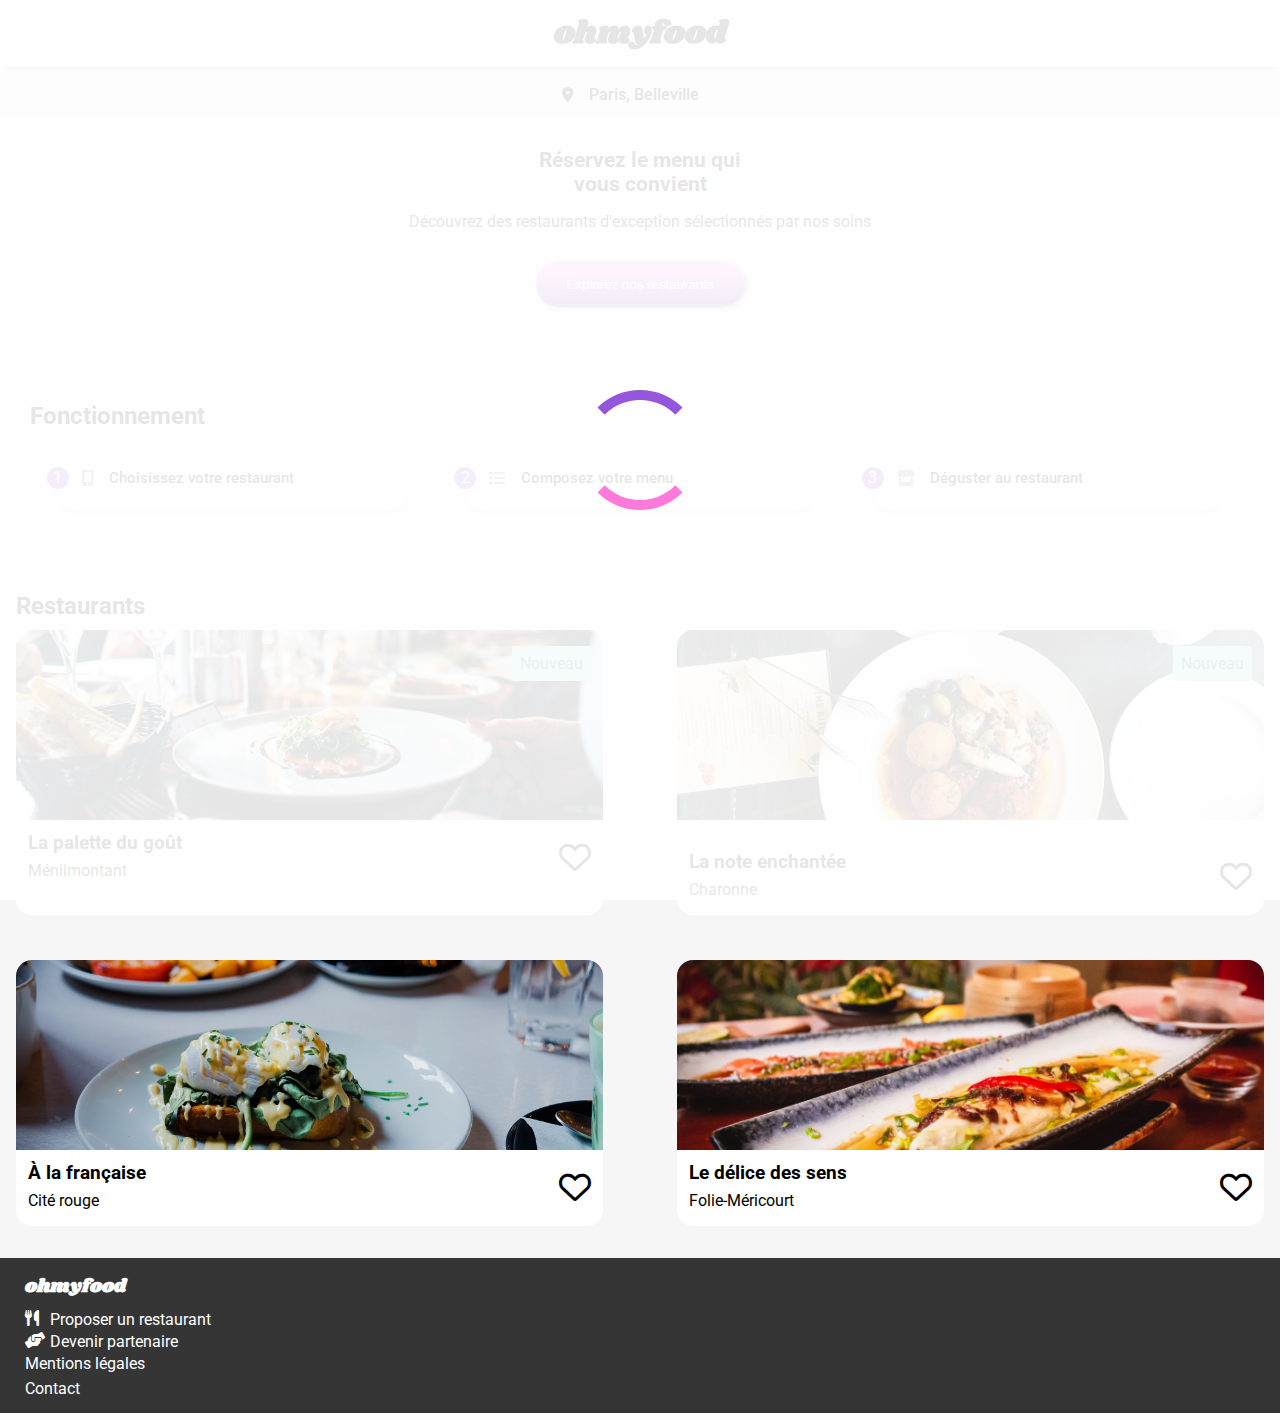
<file: index.html>
<!DOCTYPE html>
<html lang="fr">
  <head>
    <meta charset="UTF-8" />
    <meta http-equiv="X-UA-Compatible" content="IE=edge" />
    <meta name="viewport" content="width=device-width, initial-scale=1.0" />
    <title>Oh My Food</title>
    <link rel="stylesheet" href="/style.css" />
    <link href="/assets/fontawesome/css/all.css" rel="stylesheet">
    
    
  </head>

  <body>
    <div class="loader">
      <div class="loader_icon"></div>
    </div>
    <header>
      <h1>ohmyfood</h1>
    </header>

    <main>
      <div class="location">
        <i class="fa-solid fa-location-dot"></i>
        <div class="location_text">
          <h2>Paris, Belleville</h2>
        </div>
      </div> 
      
      <section class="explore">
        <div class="explore_size txt_align">
          <h2>Réservez le menu qui<br> vous convient</h2>
          <p>Découvrez des restaurants d'exception sélectionnés par nos soins</p>
          <button class="explorer"><a href="#restaurants">Explorez nos restaurants</a></button>
        </div>
      </section>
      
      <section class="function">
        <h2>Fonctionnement</h2>
        <div class="function_widgets">
          <div class="f_widget">
            <div class="order">1</div>
            <i class="fa-solid fa-mobile-screen-button"></i>
            <div class="f_widget_text">
              <p>Choisissez votre restaurant</p>
            </div>  
          </div>
          <div class="f_widget">
            <div class="order">2</div>
            <i class="fa-solid fa-list"></i>
            <div class="f_widget_text">
              <p>Composez votre menu</p>
            </div>  
          </div>
          <div class="f_widget">
            <div class="order">3</div>
            <i class="fa-solid fa-store"></i>
            <div class="f_widget_text">
              <p>Déguster au restaurant</p>
            </div>
          </div>
        </div>
      </section>

      <section class="restaurants" id="restaurants">
        <div class="restaurants_size">
          <h2>Restaurants</h2>
          <div class="cards">
            <div class="card">
              <a href="/pages/restaurant_1.html" class="">
                <img src="/assets/images/restaurants/jay-wennington-N_Y88TWmGwA-unsplash.jpg" alt="" class="card_img">
              </a>
                <span class="card_caption">Nouveau</span>
                <div class="card_contents">
                  <div class="card_contents_text">
                    <h3>La palette du goût</h3>
                    <p>Ménilmontant</p>
                  </div>
                  <div class="card_like_btn">
                    <i class="fa-regular fa-heart"></i>
                    <i class="fa-solid fa-heart"></i>
                  </div>
                </div>
                
            </div>
            <div class="card">
              <a href="/pages/restaurant_2.html" class="">
                <img src="/assets/images/restaurants/stil-u2Lp8tXIcjw-unsplash.jpg" alt="" class="card_img">*
              </a>
              <span class="card_caption">Nouveau</span>
              <div class="card_contents">
                <div class="card_contents_text">
                  <h3>La note enchantée</h3>
                  <p>Charonne</p>
                </div>
                <div class="card_like_btn">
                  <i class="fa-regular fa-heart"></i>
                  <i class="fa-solid fa-heart"></i>
                </div>
              </div>
            </div> 

            <div class="card">
              <a href="/pages/a_la_française.html" class="">
                <img src="/assets/images/restaurants/toa-heftiba-DQKerTsQwi0-unsplash.jpg" alt="" class="card_img">
              </a>
              <div class="card_contents">
                <div class="card_contents_text">
                  <h3>À la française</h3>
                  <p>Cité rouge</p>
                </div>
                <div class="card_like_btn">   
                  <i class="fa-regular fa-heart"></i>
                  <i class="fa-solid fa-heart"></i>
                </div>
              </div>
            </div>  

            <div class="card">
              <a href="/pages/le_delice_des_sens.html" class="">
                <img src="/assets/images/restaurants/louis-hansel-shotsoflouis-qNBGVyOCY8Q-unsplash.jpg" alt="" class="card_img">
              </a>
                <div class="card_contents">
                <div class="card_contents_text">
                  <h3>Le délice des sens</h3>
                  <p>Folie-Méricourt</p>
                </div>
                <div class="card_like_btn">
                  <i class="fa-regular fa-heart"></i>
                  <i class="fa-solid fa-heart"></i>
                </div>
              </div>
            </div>  

          </div>
        </div>

      </section>
    </main>

    <footer>
      <div class="footer_size">
        <h3>ohmyfood</h3>
        <ul class="footer_list">
          <li>
            <i class="fa-solid fa-utensils"></i>
            <p>Proposer un restaurant</p>
          </li>
          <li>
            <i class="fa-solid fa-handshake-angle"></i>
            <p>Devenir partenaire</p>
          </li>
          <li>Mentions légales</li>
          <li><a class="email" href="mailto:contact@ohmyfood.com">Contact</a></li>
        </ul>
      </div>
    </footer>
  </body>
</html>
</file>
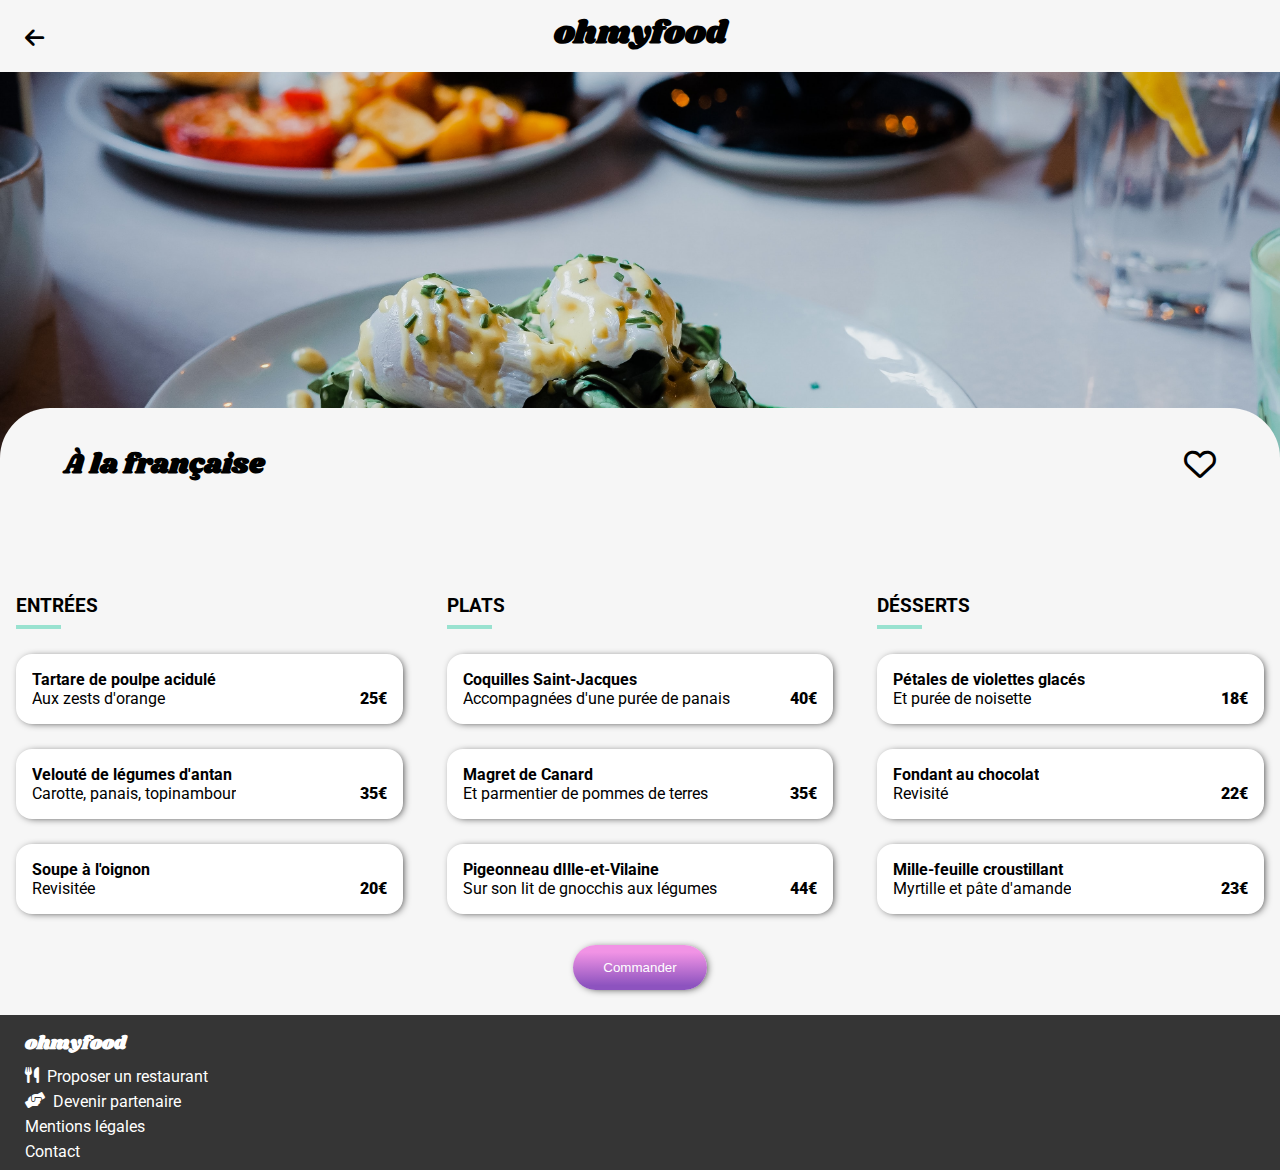
<file: pages/a_la_française.html>
<!DOCTYPE html>
<html lang="fr">
<head>
    <meta charset="UTF-8">
    <meta http-equiv="X-UA-Compatible" content="IE=edge">
    <meta name="viewport" content="width=device-width, initial-scale=1.0">
    <title>À la fançaise</title>
    <link rel="stylesheet" href="../style.css">
    <link href="/assets/fontawesome/css/all.css" rel="stylesheet">
</head>
<body>
    <header class="header_restaurants">
      <a href="/index.html"> 
        <i class="fa-solid fa-arrow-left arrow"></i>
      </a>   
      <h1>ohmyfood</h1>
    </header>
      <img src="/assets/restaurants/toa-heftiba-DQKerTsQwi0-unsplash.jpg" alt="restaurant 3 BG" class="BG">
      <main>
        <section class="menu_size">
            <div class="menu_header">           
                <h2>À la française</h2>
                <span class="card_like_btn">   
                    <i class="fa-regular fa-heart"></i>
                    <i class="fa-solid fa-heart"></i>
                </span>
            </div>   
        </section>
        <section class="menu_list">
          <div class="menu_list_size">
            <h3 class="m_title">ENTRÉES</h3>
            <div class="underline"></div>
            <div class="menu_category">          
              <div class="menu_widget">
                <div class="menu_description"> 
                  <h4 class="course_name">Tartare de poulpe acidulé</h4>
                  <p class="course_caption">Aux zests d'orange</p>
                </div>
                <span class="meal_price">25€</span>
                <div class="menu_checkmark">
                  <span class="checkmark_icon">
                    <i class="fa-check fas" aria-hidden="true"></i>
                  </span>
                </div>   
              </div>
              <div class="menu_widget">
                <div class="menu_description"> 
                  <h4 class="course_name">Velouté de légumes d'antan</h4>
                  <p class="course_caption">Carotte, panais, topinambour</p>
                </div>
                <span class="meal_price">35€</span>
                <div class="menu_checkmark">
                  <span class="checkmark_icon">
                    <i class="fa-check fas" aria-hidden="true"></i>
                  </span>
                </div>
              </div>
              <div class="menu_widget">
                <div class="menu_description"> 
                  <h4 class="course_name">Soupe à l'oignon</h4>
                  <p class="course_caption">Revisitée</p>
                </div>
                <span class="meal_price">20€</span>
                <div class="menu_checkmark">
                  <span class="checkmark_icon">
                    <i class="fa-check fas" aria-hidden="true"></i>
                  </span>
                </div>
              </div>
            </div>
          </div>
        
          <div class="menu_list_size">
            <h3 class="m_title">PLATS</h3>
            <div class="underline"></div>
            <div class="menu_category">          
              <div class="menu_widget">
                <div class="menu_description"> 
                  <h4 class="course_name">Coquilles Saint-Jacques</h4>
                  <p class="course_caption">Accompagnées d'une purée de panais</p>
                </div>
                <span class="meal_price">40€</span>
                <div class="menu_checkmark">
                  <span class="checkmark_icon">
                    <i class="fa-check fas" aria-hidden="true"></i>
                  </span>
                </div>
              </div>
              <div class="menu_widget">
                <div class="menu_description"> 
                  <h4 class="course_name">Magret de Canard</h4>
                  <p class="course_caption">Et parmentier de pommes de terres</p>
                </div>
                <span class="meal_price">35€</span>
                <div class="menu_checkmark">
                  <span class="checkmark_icon">
                    <i class="fa-check fas" aria-hidden="true"></i>
                  </span>
                </div>
              </div>
              <div class="menu_widget">
                <div class="menu_description"> 
                  <h4 class="course_name">Pigeonneau dIlle-et-Vilaine</h4>
                  <p class="course_caption">Sur son lit de gnocchis aux légumes</p>
                </div>
                <span class="meal_price">44€</span>
                <div class="menu_checkmark">
                  <span class="checkmark_icon">
                    <i class="fa-check fas" aria-hidden="true"></i>
                  </span>
                </div>
              </div>
            </div>
          </div>

          <div class="menu_list_size">
            <h3 class="m_title">DÉSSERTS</h3>
            <div class="underline"></div>
            <div class="menu_category">          
              <div class="menu_widget">
                <div class="menu_description"> 
                  <h4 class="course_name">Pétales de violettes glacés</h4>
                  <p class="course_caption">Et purée de noisette</p>
                </div>
                <span class="meal_price">18€</span>
                <div class="menu_checkmark">
                  <span class="checkmark_icon">
                    <i class="fa-check fas" aria-hidden="true"></i>
                  </span>
                </div>
              </div>
              <div class="menu_widget">
                <div class="menu_description"> 
                  <h4 class="course_name">Fondant au chocolat</h4>
                  <p class="course_caption">Revisité</p>
                </div>
                <span class="meal_price">22€</span>
                <div class="menu_checkmark">
                  <span class="checkmark_icon">
                    <i class="fa-check fas" aria-hidden="true"></i>
                  </span>
                </div>
              </div>
              <div class="menu_widget">
                <div class="menu_description"> 
                  <h4 class="course_name">Mille-feuille croustillant</h4>
                  <p class="course_caption">Myrtille et pâte d'amande</p>
                </div>
                <span class="meal_price">23€</span>
                <div class="menu_checkmark">
                  <span class="checkmark_icon">
                    <i class="fa-check fas" aria-hidden="true"></i>
                  </span>
                </div>
              </div>
            </div>
          </div>
        </section>


        <div class="order_menu">
          <button class="order">Commander</button>
        </div>
      </main>



      <footer>
        <div class="footer_size">
          <h3>ohmyfood</h3>
          <ul class="footer_list">
            <li><i class="fa-solid fa-utensils"></i>Proposer un restaurant</li>
            <li>
              <i class="fa-solid fa-handshake-angle"></i>Devenir partenaire
            </li>
            <li>Mentions légales</li>
            <li><a class="email" href="mailto:contact@ohmyfood.com">Contact</a></li>
          </ul>
        </div>
      </footer>
</body>
</html>
</file>
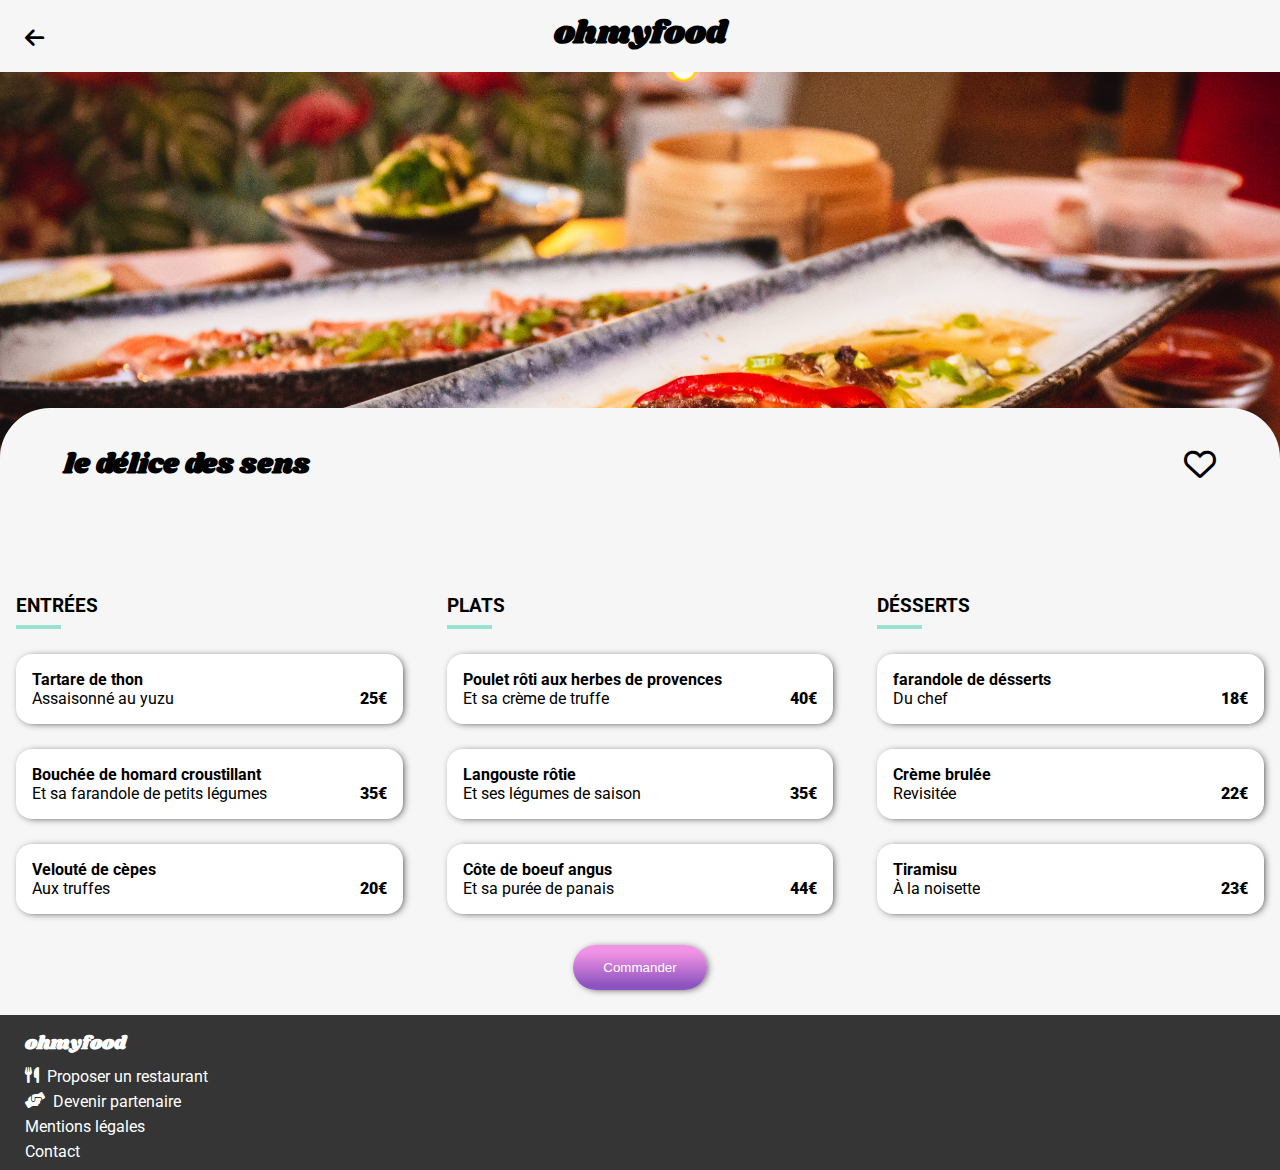
<file: pages/le_delice_des_sens.html>
<!DOCTYPE html>
<html lang="fr">
<head>
    <meta charset="UTF-8">
    <meta http-equiv="X-UA-Compatible" content="IE=edge">
    <meta name="viewport" content="width=device-width, initial-scale=1.0">
    <title>La palette du goût</title>
    <link rel="stylesheet" href="../style.css">
    <link href="/assets/fontawesome/css/all.css" rel="stylesheet">
</head>
<body>
    <header class="header_restaurants">
      <a href="/index.html"> 
        <i class="fa-solid fa-arrow-left arrow"></i>
      </a>   
      <h1>ohmyfood</h1>
    </header>
      <img src="/assets/restaurants/louis-hansel-shotsoflouis-qNBGVyOCY8Q-unsplash.jpg" alt="restaurant BG" class="BG">
      <main>
        <section class="menu_size">
            <div class="menu_header">           
                <h2>le délice des sens</h2>
                <span class="card_like_btn">   
                    <i class="fa-regular fa-heart"></i>
                    <i class="fa-solid fa-heart"></i>
                </span>
            </div>   
        </section>
        <section class="menu_list">
          <div class="menu_list_size">
            <h3 class="m_title">ENTRÉES</h3>
            <div class="underline"></div>
            <div class="menu_category">          
              <div class="menu_widget">
                <div class="menu_description"> 
                  <h4 class="course_name">Tartare de thon</h4>
                  <p class="course_caption">Assaisonné au yuzu</p>
                </div>
                <span class="meal_price">25€</span>
                <div class="menu_checkmark">
                  <span class="checkmark_icon">
                    <i class="fa-check fas" aria-hidden="true"></i>
                  </span>
                </div>
                
                  
                
              </div>
              <div class="menu_widget">
                <div class="menu_description"> 
                  <h4 class="course_name">Bouchée de homard croustillant</h4>
                  <p class="course_caption">Et sa farandole de petits légumes</p>
                </div>
                <span class="meal_price">35€</span>
                <div class="menu_checkmark">
                  <span class="checkmark_icon">
                    <i class="fa-check fas" aria-hidden="true"></i>
                  </span>
                </div>
              </div>
              <div class="menu_widget">
                <div class="menu_description"> 
                  <h4 class="course_name">Velouté de cèpes</h4>
                  <p class="course_caption">Aux truffes</p>
                </div>
                <span class="meal_price">20€</span>
                <div class="menu_checkmark">
                  <span class="checkmark_icon">
                    <i class="fa-check fas" aria-hidden="true"></i>
                  </span>
                </div>
              </div>
            </div>
          </div>

          
          <div class="menu_list_size">
            <h3 class="m_title">PLATS</h3>
            <div class="underline"></div>
            <div class="menu_category">          
              <div class="menu_widget">
                <div class="menu_description"> 
                  <h4 class="course_name">Poulet rôti aux herbes de provences</h4>
                  <p class="course_caption">Et sa crème de truffe</p>
                </div>
                <span class="meal_price">40€</span>
                <div class="menu_checkmark">
                  <span class="checkmark_icon">
                    <i class="fa-check fas" aria-hidden="true"></i>
                  </span>
                </div>
              </div>
              <div class="menu_widget">
                <div class="menu_description"> 
                  <h4 class="course_name">Langouste rôtie</h4>
                  <p class="course_caption">Et ses légumes de saison</p>
                </div>
                <span class="meal_price">35€</span>
                <div class="menu_checkmark">
                  <span class="checkmark_icon">
                    <i class="fa-check fas" aria-hidden="true"></i>
                  </span>
                </div>
              </div>
              <div class="menu_widget">
                <div class="menu_description"> 
                  <h4 class="course_name">Côte de boeuf angus</h4>
                  <p class="course_caption">Et sa purée de panais</p>
                </div>
                <span class="meal_price">44€</span>
                <div class="menu_checkmark">
                  <span class="checkmark_icon">
                    <i class="fa-check fas" aria-hidden="true"></i>
                  </span>
                </div>
              </div>
            </div>
          </div>

          <div class="menu_list_size">
            <h3 class="m_title">DÉSSERTS</h3>
            <div class="underline"></div>
            <div class="menu_category">          
              <div class="menu_widget">
                <div class="menu_description"> 
                  <h4 class="course_name">farandole de désserts</h4>
                  <p class="course_caption">Du chef</p>
                </div>
                <span class="meal_price">18€</span>
                <div class="menu_checkmark">
                  <span class="checkmark_icon">
                    <i class="fa-check fas" aria-hidden="true"></i>
                  </span>
                </div>
              </div>
              <div class="menu_widget">
                <div class="menu_description"> 
                  <h4 class="course_name">Crème brulée</h4>
                  <p class="course_caption">Revisitée</p>
                </div>
                <span class="meal_price">22€</span>
                <div class="menu_checkmark">
                  <span class="checkmark_icon">
                    <i class="fa-check fas" aria-hidden="true"></i>
                  </span>
                </div>
              </div>
              <div class="menu_widget">
                <div class="menu_description"> 
                  <h4 class="course_name">Tiramisu</h4>
                  <p class="course_caption">À la noisette</p>
                </div>
                <span class="meal_price">23€</span>
                <div class="menu_checkmark">
                  <span class="checkmark_icon">
                    <i class="fa-check fas" aria-hidden="true"></i>
                  </span>
                </div>
              </div>
            </div>
          </div>
        </section>


        <div class="order_menu">
          <button class="order">Commander</button>
        </div>
      </main>



      <footer>
        <div class="footer_size">
          <h3>ohmyfood</h3>
          <ul class="footer_list">
            <li><i class="fa-solid fa-utensils"></i>Proposer un restaurant</li>
            <li>
              <i class="fa-solid fa-handshake-angle"></i>Devenir partenaire
            </li>
            <li>Mentions légales</li>
            <li><a class="email" href="mailto:contact@ohmyfood.com">Contact</a></li>
          </ul>
        </div>
      </footer>
</body>
</html>
</file>
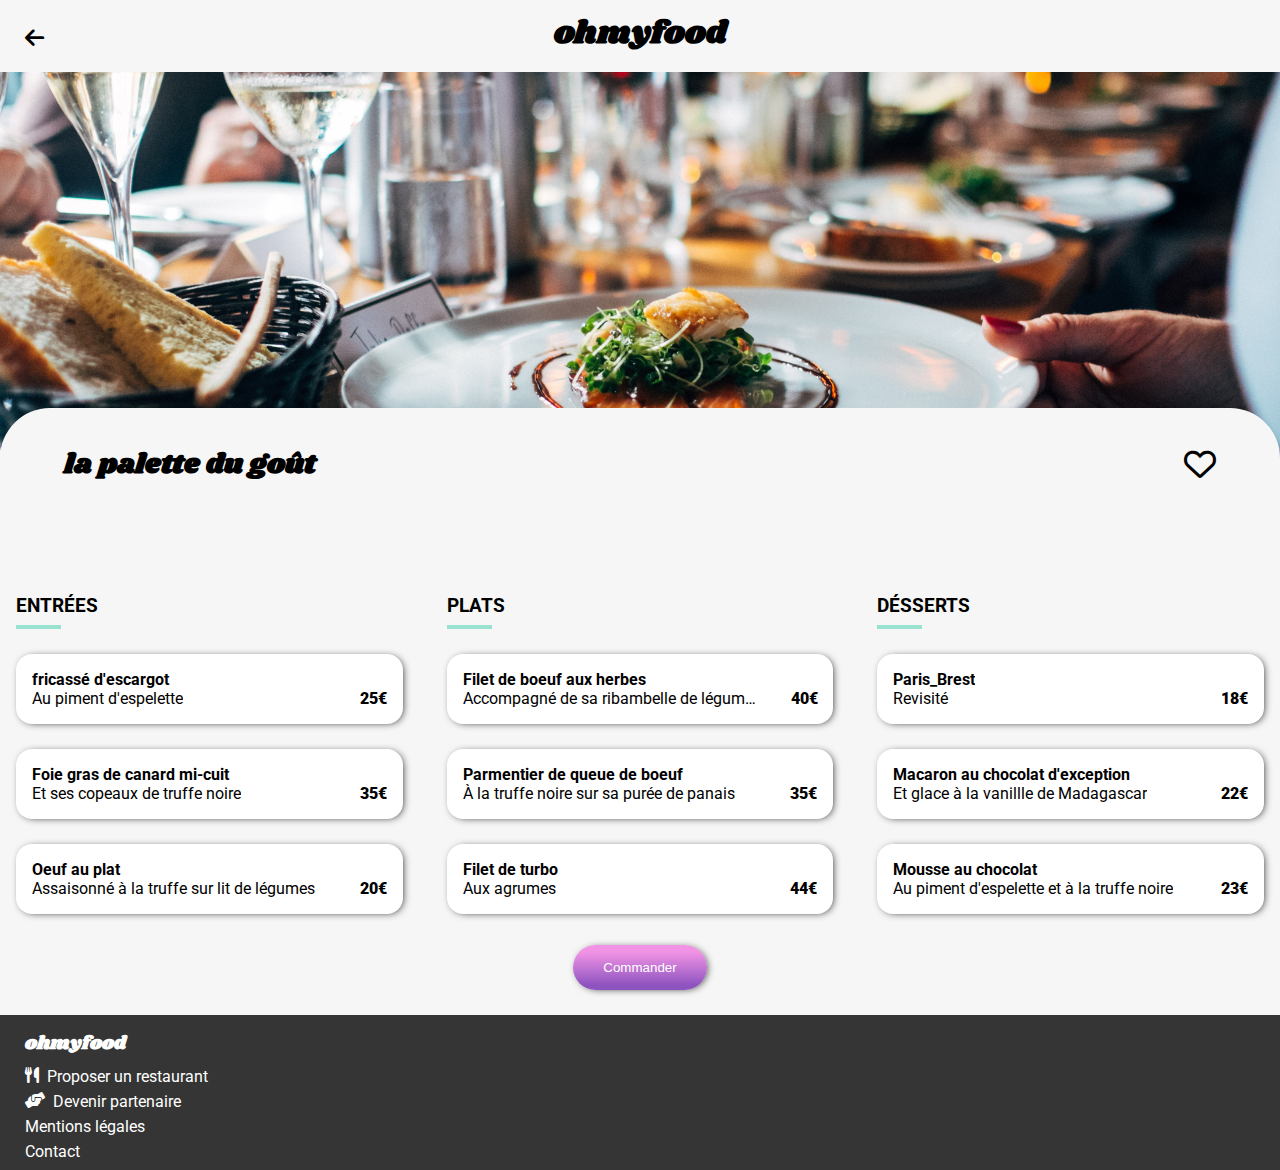
<file: pages/restaurant_1.html>
<!DOCTYPE html>
<html lang="fr">
<head>
    <meta charset="UTF-8">
    <meta http-equiv="X-UA-Compatible" content="IE=edge">
    <meta name="viewport" content="width=device-width, initial-scale=1.0">
    <title>La palette du goût</title>
    <link rel="stylesheet" href="../style.css">
    <link href="/assets/fontawesome/css/all.css" rel="stylesheet">
</head>
<body>
    <header class="header_restaurants">
      <a href="/index.html"> 
        <i class="fa-solid fa-arrow-left arrow"></i>
      </a>   
      <h1>ohmyfood</h1>
    </header>
      <img src="/assets/restaurants/jay-wennington-N_Y88TWmGwA-unsplash.jpg"  alt="restaurant background" class="BG">
      <main>
        <section class="menu_size">
            <div class="menu_header">           
                <h2>la palette du goût</h2>
                <span class="card_like_btn">   
                    <i class="fa-regular fa-heart"></i>
                    <i class="fa-solid fa-heart"></i>
                </span>
            </div>   
        </section>
        <section class="menu_list">
          <div class="menu_list_size">
            <h3 class="m_title">ENTRÉES</h3>
            <div class="underline"></div>
            <div class="menu_category">          
              <div class="menu_widget">
                <div class="menu_description"> 
                  <h4 class="course_name">fricassé d'escargot</h4>
                  <p class="course_caption">Au piment d'espelette</p>
                </div>
                <span class="meal_price">25€</span>
                <div class="menu_checkmark">
                  <span class="checkmark_icon">
                    <i class="fa-check fas" aria-hidden="true"></i>
                  </span>
                </div>
                
                  
                
              </div>
              <div class="menu_widget">
                <div class="menu_description"> 
                  <h4 class="course_name">Foie gras de canard mi-cuit</h4>
                  <p class="course_caption">Et ses copeaux de truffe noire</p>
                </div>
                <span class="meal_price">35€</span>
                <div class="menu_checkmark">
                  <span class="checkmark_icon">
                    <i class="fa-check fas" aria-hidden="true"></i>
                  </span>
                </div>
              </div>
              <div class="menu_widget">
                <div class="menu_description"> 
                  <h4 class="course_name">Oeuf au plat</h4>
                  <p class="course_caption">Assaisonné à la truffe sur lit de légumes</p>
                </div>
                <span class="meal_price">20€</span>
                <div class="menu_checkmark">
                  <span class="checkmark_icon">
                    <i class="fa-check fas" aria-hidden="true"></i>
                  </span>
                </div>
              </div>
            </div>
          </div>

          
          <div class="menu_list_size">
            <h3 class="m_title">PLATS</h3>
            <div class="underline"></div>
            <div class="menu_category">          
              <div class="menu_widget">
                <div class="menu_description"> 
                  <h4 class="course_name">Filet de boeuf aux herbes</h4>
                  <p class="course_caption">Accompagné de sa ribambelle de légumes</p>
                </div>
                <span class="meal_price">40€</span>
                <div class="menu_checkmark">
                  <span class="checkmark_icon">
                    <i class="fa-check fas" aria-hidden="true"></i>
                  </span>
                </div>
              </div>
              <div class="menu_widget">
                <div class="menu_description"> 
                  <h4 class="course_name">Parmentier de queue de boeuf</h4>
                  <p class="course_caption">À la truffe noire sur sa purée de panais</p>
                </div>
                <span class="meal_price">35€</span>
                <div class="menu_checkmark">
                  <span class="checkmark_icon">
                    <i class="fa-check fas" aria-hidden="true"></i>
                  </span>
                </div>
              </div>
              <div class="menu_widget">
                <div class="menu_description"> 
                  <h4 class="course_name">Filet de turbo</h4>
                  <p class="course_caption">Aux agrumes</p>
                </div>
                <span class="meal_price">44€</span>
                <div class="menu_checkmark">
                  <span class="checkmark_icon">
                    <i class="fa-check fas" aria-hidden="true"></i>
                  </span>
                </div>
              </div>
            </div>
          </div>

          <div class="menu_list_size">
            <h3 class="m_title">DÉSSERTS</h3>
            <div class="underline"></div>
            <div class="menu_category">          
              <div class="menu_widget">
                <div class="menu_description"> 
                  <h4 class="course_name">Paris_Brest</h4>
                  <p class="course_caption">Revisité</p>
                </div>
                <span class="meal_price">18€</span>
                <div class="menu_checkmark">
                  <span class="checkmark_icon">
                    <i class="fa-check fas" aria-hidden="true"></i>
                  </span>
                </div>
              </div>
              <div class="menu_widget">
                <div class="menu_description"> 
                  <h4 class="course_name">Macaron au chocolat d'exception</h4>
                  <p class="course_caption">Et glace à la vanillle de Madagascar</p>
                </div>
                <span class="meal_price">22€</span>
                <div class="menu_checkmark">
                  <span class="checkmark_icon">
                    <i class="fa-check fas" aria-hidden="true"></i>
                  </span>
                </div>
              </div>
              <div class="menu_widget">
                <div class="menu_description"> 
                  <h4 class="course_name">Mousse au chocolat</h4>
                  <p class="course_caption">Au piment d'espelette et à la truffe noire</p>
                </div>
                <span class="meal_price">23€</span>
                <div class="menu_checkmark">
                  <span class="checkmark_icon">
                    <i class="fa-check fas" aria-hidden="true"></i>
                  </span>
                </div>
              </div>
            </div>
          </div>
        </section>


        <div class="order_menu">
          <button class="order">Commander</button>
        </div>
      </main>



      <footer>
        <div class="footer_size">
          <h3>ohmyfood</h3>
          <ul class="footer_list">
            <li><i class="fa-solid fa-utensils"></i>Proposer un restaurant</li>
            <li>
              <i class="fa-solid fa-handshake-angle"></i>Devenir partenaire
            </li>
            <li>Mentions légales</li>
            <li><a class="email" href="mailto:contact@ohmyfood.com">Contact</a></li>
          </ul>
        </div>
      </footer>
</body>
</html>
</file>
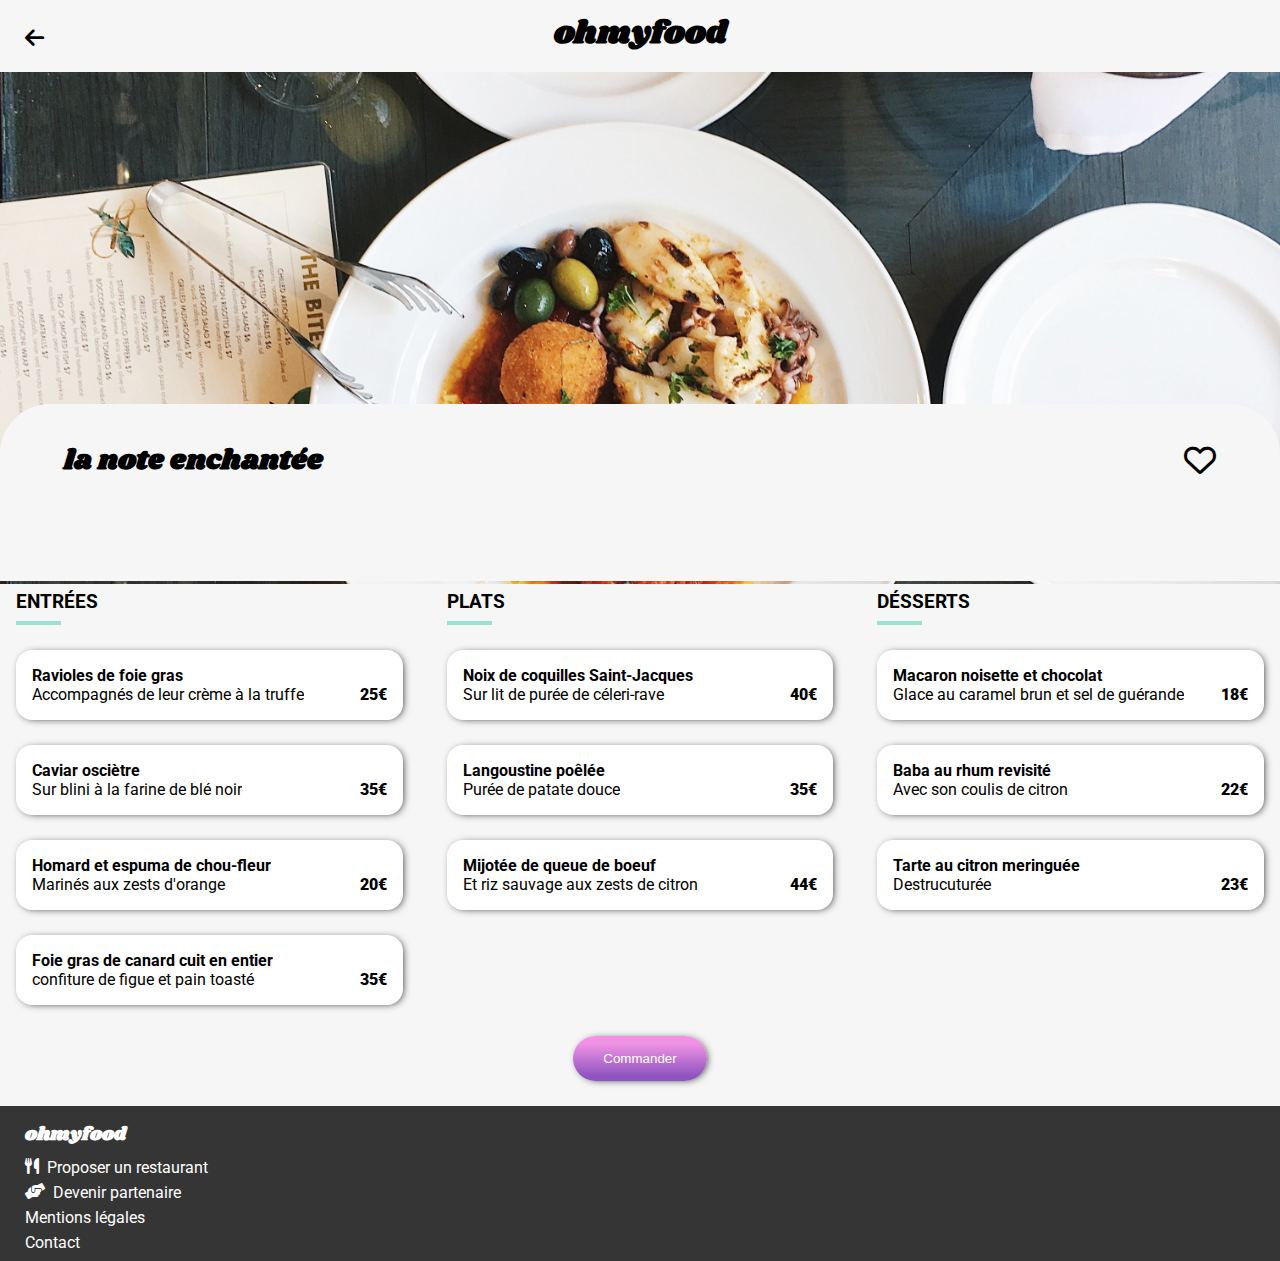
<file: pages/restaurant_2.html>
<!DOCTYPE html>
<html lang="fr">
<head>
    <meta charset="UTF-8">
    <meta http-equiv="X-UA-Compatible" content="IE=edge">
    <meta name="viewport" content="width=device-width, initial-scale=1.0">
    <title>La note enchantée</title>
    <link rel="stylesheet" href="../style.css">
    <link href="/assets/fontawesome/css/all.css" rel="stylesheet">
</head>
<body>
    <header class="header_restaurants">
      <a href="/index.html"> 
        <i class="fa-solid fa-arrow-left arrow"></i>
      </a>   
      <h1>ohmyfood</h1>
    </header>
      <div class="BG">
        <img src="/assets/restaurants/stil-u2Lp8tXIcjw-unsplash.jpg" class="BG">
      </div>
      <main>
        <section class="menu_size">
            <div class="menu_header">           
                <h2>la note enchantée</h2>
                <span class="card_like_btn">   
                    <i class="fa-regular fa-heart"></i>
                    <i class="fa-solid fa-heart"></i>
                </span>
            </div>   
        </section>
        <section class="menu_list">
          <div class="menu_list_size">
            <h3 class="m_title">ENTRÉES</h3>
            <div class="underline"></div>
            <div class="menu_category">          
              <div class="menu_widget">
                <div class="menu_description"> 
                  <h4 class="course_name">Ravioles de foie gras</h4>
                  <p class="course_caption">Accompagnés de leur crème à la truffe</p>
                </div>
                <span class="meal_price">25€</span>
                <div class="menu_checkmark">
                  <span class="checkmark_icon">
                    <i class="fa-check fas" aria-hidden="true"></i>
                  </span>
                </div>
                
                  
                
              </div>
              <div class="menu_widget">
                <div class="menu_description"> 
                  <h4 class="course_name">Caviar osciètre</h4>
                  <p class="course_caption">Sur blini à la farine de blé noir</p>
                </div>
                <span class="meal_price">35€</span>
                <div class="menu_checkmark">
                  <span class="checkmark_icon">
                    <i class="fa-check fas" aria-hidden="true"></i>
                  </span>
                </div>
              </div>
              <div class="menu_widget">
                <div class="menu_description"> 
                  <h4 class="course_name">Homard et espuma de chou-fleur</h4>
                  <p class="course_caption">Marinés aux zests d'orange</p>
                </div>
                <span class="meal_price">20€</span>
                <div class="menu_checkmark">
                  <span class="checkmark_icon">
                    <i class="fa-check fas" aria-hidden="true"></i>
                  </span>
                </div>
              </div>
              <div class="menu_widget">
                <div class="menu_description"> 
                  <h4 class="course_name">Foie gras de canard cuit en entier</h4>
                  <p class="course_caption">confiture de figue et pain toasté</p>
                </div>
                <span class="meal_price">35€</span>
                <div class="menu_checkmark">
                  <span class="checkmark_icon">
                    <i class="fa-check fas" aria-hidden="true"></i>
                  </span>
                </div>
              </div>
            </div>
          </div>

          
          <div class="menu_list_size">
            <h3 class="m_title">PLATS</h3>
            <div class="underline"></div>
            <div class="menu_category">          
              <div class="menu_widget delay_4">
                <div class="menu_description"> 
                  <h4 class="course_name">Noix de coquilles Saint-Jacques</h4>
                  <p class="course_caption">Sur lit de purée de céleri-rave</p>
                </div>
                <span class="meal_price">40€</span>
                <div class="menu_checkmark">
                  <span class="checkmark_icon">
                    <i class="fa-check fas" aria-hidden="true"></i>
                  </span>
                </div>
              </div>
              <div class="menu_widget">
                <div class="menu_description"> 
                  <h4 class="course_name">Langoustine poêlée</h4>
                  <p class="course_caption">Purée de patate douce</p>
                </div>
                <span class="meal_price">35€</span>
                <div class="menu_checkmark">
                  <span class="checkmark_icon">
                    <i class="fa-check fas" aria-hidden="true"></i>
                  </span>
                </div>
              </div>
              <div class="menu_widget">
                <div class="menu_description"> 
                  <h4 class="course_name">Mijotée de queue de boeuf</h4>
                  <p class="course_caption">Et riz sauvage aux zests de citron</p>
                </div>
                <span class="meal_price">44€</span>
                <div class="menu_checkmark">
                  <span class="checkmark_icon">
                    <i class="fa-check fas" aria-hidden="true"></i>
                  </span>
                </div>
              </div>
            </div>
          </div>

          <div class="menu_list_size">
            <h3 class="m_title">DÉSSERTS</h3>
            <div class="underline"></div>
            <div class="menu_category">          
              <div class="menu_widget">
                <div class="menu_description"> 
                  <h4 class="course_name">Macaron noisette et chocolat</h4>
                  <p class="course_caption">Glace au caramel brun et sel de guérande</p>
                </div>
                <span class="meal_price">18€</span>
                <div class="menu_checkmark">
                  <span class="checkmark_icon">
                    <i class="fa-check fas" aria-hidden="true"></i>
                  </span>
                </div>
              </div>
              <div class="menu_widget">
                <div class="menu_description"> 
                  <h4 class="course_name">Baba au rhum revisité </h4>
                  <p class="course_caption">Avec son coulis de citron</p>
                </div>
                <span class="meal_price">22€</span>
                <div class="menu_checkmark">
                  <span class="checkmark_icon">
                    <i class="fa-check fas" aria-hidden="true"></i>
                  </span>
                </div>
              </div>
              <div class="menu_widget">
                <div class="menu_description"> 
                  <h4 class="course_name">Tarte au citron meringuée</h4>
                  <p class="course_caption">Destrucuturée</p>
                </div>
                <span class="meal_price">23€</span>
                <div class="menu_checkmark">
                  <span class="checkmark_icon">
                    <i class="fa-check fas" aria-hidden="true"></i>
                  </span>
                </div>
              </div>
            </div>
          </div>
        </section>


        <div class="order_menu">
          <button class="order">Commander</button>
        </div>
      </main>



      <footer>
        <div class="footer_size">
          <h3>ohmyfood</h3>
          <ul class="footer_list">
            <li><i class="fa-solid fa-utensils"></i>Proposer un restaurant</li>
            <li>
              <i class="fa-solid fa-handshake-angle"></i>Devenir partenaire
            </li>
            <li>Mentions légales</li>
            <li><a class="email" href="mailto:contact@ohmyfood.com">Contact</a></li>
          </ul>
        </div>
      </footer>
</body>
</html>
</file>
<file: style.css>
@import url("https://fonts.googleapis.com/css2?family=Raleway&family=Roboto:wght@300;400;500&family=Shrikhand&display=swap");
* {
  padding: 0;
  margin: 0;
}

body {
  font-family: "Roboto", sans-serif;
}

.txt_align {
  text-align: center;
}

.email {
  color: #fff;
  text-decoration: none;
}

header {
  font-family: "shrikhand";
  box-shadow: 2px 1px 8px -3px #000000;
  margin-bottom: 4px;
  display: flex;
  justify-content: center;
  margin-bottom: 5px;
  padding-top: 10px;
  padding-bottom: 10px;
  z-index: 2;
}
header h1 {
  font-family: "Shrikhand";
}

.location {
  height: 45px;
  background-color: rgb(233, 232, 232);
  display: flex;
  gap: 1rem;
  justify-content: center;
  align-items: center;
  padding-right: 20px;
  font-family: "Roboto";
}
.location h2 {
  font-size: medium;
  font-weight: 600;
}
.location i {
  font-size: 15px;
}

.explore {
  height: 220px;
  display: flex;
  align-items: center;
  justify-content: center;
  font-family: "Roboto";
  background-color: #F6F6F6;
  padding-bottom: 25px;
  margin-bottom: 10px;
}
.explore .explore_size {
  height: 175px;
  display: flex;
  flex-direction: column;
  align-items: center;
  justify-content: space-around;
  font-family: "Roboto";
}
.explore .explore_size h2 {
  font-size: 21px;
}
.explore .explore_size p {
  font-size: 16px;
}
.explore .explore_size button {
  box-shadow: 2px 1px 8px -3px #000000;
  background: linear-gradient(180deg, rgb(241, 147, 229) 16%, rgb(141, 83, 191) 90%);
  border-radius: 28px;
  border: none;
  display: inline-block;
  color: white;
  padding: 15px 30px;
  margin-top: 15px;
  cursor: pointer;
}
.explore .explore_size button:hover {
  transform: scale(1.02);
  opacity: 0.9;
}

.function {
  padding-top: 30px;
  font-family: "Roboto";
}
.function h2 {
  margin-left: 15px;
}
@media screen and (max-width: 980px) {
  .function .function_widgets {
    width: 100%;
    display: flex;
    flex-wrap: wrap;
    gap: 20px;
    align-items: center;
    justify-content: center;
    margin-top: 25px;
    margin-bottom: 70px;
  }
  .function .function_widgets .f_widget {
    width: 85%;
    height: 65px;
    display: flex;
    text-align: center;
    align-items: center;
    border-radius: 20px;
    background-color: rgb(246, 246, 246);
    box-shadow: 0px 4px 4px 0.5px rgba(209, 207, 207, 0.5490196078);
    position: relative;
    gap: 12px;
    cursor: pointer;
  }
  .function .function_widgets .f_widget:hover {
    background-color: rgba(217, 189, 235, 0.281);
  }
  .function .function_widgets .f_widget:hover > i {
    color: #9356DC;
  }
  .function .function_widgets .f_widget .order {
    display: flex;
    justify-content: center;
    align-items: center;
    color: white;
    height: 22px;
    width: 22px;
    border-radius: 50px;
    background-color: #9356DC;
    position: relative;
    right: 11px;
  }
  .function .function_widgets .f_widget i {
    padding-right: 1%;
    color: gray;
  }
  .function .function_widgets .f_widget .f_widget_text p {
    font-weight: 500;
    font-size: 15px;
  }
}

@media screen and (min-width: 990px) {
  .function {
    padding-top: 30px;
    padding-bottom: 50px;
    font-family: "Roboto";
  }
  .function h2 {
    font-size: 24px;
    margin-left: 30px;
    margin-bottom: 15px;
  }
  .function .function_widgets {
    display: flex;
    justify-content: space-evenly;
  }
  .function .function_widgets .f_widget {
    width: 31%;
    max-width: 350px;
    height: 65px;
    display: flex;
    flex-direction: row;
    text-align: center;
    align-items: center;
    border-radius: 20px;
    background-color: #f6f6f6;
    box-shadow: 0px 4px 4px 0.5px rgba(209, 207, 207, 0.5490196078);
    position: relative;
    gap: 12px;
    cursor: pointer;
  }
  .function .function_widgets :hover {
    background-color: rgba(217, 189, 235, 0.281);
  }
  .function .function_widgets :hover > i {
    color: rgb(114, 83, 191);
  }
  .function .function_widgets .order {
    display: flex;
    justify-content: center;
    align-items: center;
    color: white;
    height: 22px;
    width: 22px;
    border-radius: 50px;
    background-color: #9356DC;
    position: relative;
    right: 11px;
  }
  .function .function_widgets i {
    margin-left: -10px;
    margin-right: 1%;
    color: grey;
  }
  .function .function_widgets p {
    background-color: transparent;
  }
  .function .function_widgets .f_widget_text {
    width: fit-content;
  }
  .function .function_widgets .f_widget_text p {
    user-select: none;
    font-weight: 500;
    font-size: 15px;
  }
}
footer {
  background-color: #353535;
  margin: 0;
  width: 100%;
  height: 155px;
}
footer .footer_size {
  padding-left: 25px;
  padding-top: 15px;
  color: white;
}
footer .footer_size h3 {
  font-family: "Shrikhand";
  padding-bottom: 10px;
}
footer .footer_size ul {
  list-style-type: none;
  display: flex;
  flex-direction: column;
  row-gap: 6px;
}
footer .footer_size ul li {
  display: flex;
}
footer .footer_size ul li .footer_link {
  text-decoration: none;
}
footer .footer_size ul li p {
  position: absolute;
  left: 50px;
  color: white;
}

a {
  color: white;
}

@media screen and (min-width: 801px) {
  .restaurants {
    background-color: rgb(246, 246, 246);
    padding: 32px 16px;
  }
  .restaurants .restaurants_size {
    max-width: 1280px;
    margin: auto;
    position: relative;
  }
  .restaurants h2 {
    font-size: 24px;
    font-weight: bold;
  }
  .restaurants .cards {
    display: flex;
    flex-wrap: wrap;
    justify-content: space-between;
    row-gap: 45px;
    column-gap: 35px;
    padding-top: 10px;
    height: fit-content;
    width: 100%;
    margin: auto;
  }
  .restaurants .cards .card {
    background-color: #fff;
    border-radius: 16px;
    position: relative;
    text-decoration: none;
    color: inherit;
    display: block;
    width: 47%;
  }
  .restaurants .cards .card .card_img {
    height: 190px;
    width: 100%;
    border: 0 solid transparent;
    border-radius: 16px 16px 0 0;
    box-shadow: none;
    object-fit: cover;
  }
  .restaurants .cards .card .card_caption {
    background-color: #99E2D0;
    color: #1b6150;
    padding: 8px;
    border-radius: 2px;
    position: absolute;
    top: 16px;
    right: 12px;
  }
  .restaurants .cards .card .card_contents {
    padding: 6px 12px 12px 12px;
    display: flex;
    align-items: center;
    justify-content: space-between;
  }
  .restaurants .cards .card .card_contents .card_contents_text {
    line-height: 27px;
  }
  .restaurants .cards .card .card_contents .card_like_btn {
    width: 32px;
    height: 32px;
    position: relative;
  }
  .restaurants .cards .card .card_contents .card_like_btn :hover > .fa-solid {
    opacity: 1;
  }
  .restaurants .cards .card .card_contents .card_like_btn i {
    font-size: 32px;
    bottom: 0;
    position: absolute;
  }
  .restaurants .cards .card .card_contents .card_like_btn .fa-solid {
    color: transparent;
    background: linear-gradient(180deg, rgb(241, 147, 229) 16%, rgb(141, 83, 191) 90%);
    background-clip: text;
    -webkit-background-clip: text;
    opacity: 0;
    transition: ease-in-out;
    transition-duration: 0.5s;
    cursor: pointer;
  }
  .restaurants .cards .card .card_contents .card_like_btn .fa-solid:hover {
    opacity: 1;
  }
}
@media screen and (max-width: 800px) {
  .restaurants {
    background-color: rgb(246, 246, 246);
    padding: 32px 16px;
  }
  .restaurants .restaurants_size {
    max-width: 1280px;
    position: relative;
  }
  .restaurants .restaurants_size h2 {
    font-size: 24px;
    font-weight: bold;
  }
  .restaurants .restaurants_size .cards {
    display: flex;
    flex-wrap: wrap;
    margin: auto;
    justify-content: center;
    row-gap: 20px;
    padding-top: 20px;
    width: 96%;
  }
  .restaurants .restaurants_size .cards .card {
    background-color: #fff;
    border-radius: 16px;
    position: relative;
    text-decoration: none;
    color: inherit;
    display: block;
    width: 99%;
  }
  .restaurants .restaurants_size .cards .card .card_img {
    height: 190px;
    width: 100%;
    border: 0 solid transparent;
    border-radius: 16px 16px 0 0;
    box-shadow: none;
    object-fit: cover;
  }
  .restaurants .restaurants_size .cards .card .card_caption {
    background-color: #99E2D0;
    color: #1b6150;
    padding: 8px;
    border-radius: 2px;
    position: absolute;
    top: 16px;
    right: 12px;
  }
  .restaurants .restaurants_size .cards .card .card_contents {
    padding: 6px 12px 12px 12px;
    display: flex;
    align-items: center;
    justify-content: space-between;
  }
  .restaurants .restaurants_size .cards .card .card_contents .card_contents_text {
    line-height: 27px;
  }
  .restaurants .restaurants_size .cards .card .card_contents .card_like_btn {
    width: 32px;
    height: 32px;
    position: relative;
  }
  .restaurants .restaurants_size .cards .card .card_contents .card_like_btn i {
    font-size: 32px;
    position: absolute;
  }
  .restaurants .restaurants_size .cards .card .card_contents .card_like_btn .fa-solid {
    color: transparent;
    background: linear-gradient(180deg, rgb(241, 147, 229) 16%, rgb(141, 83, 191) 90%);
    background-image: linear-gradient(#9356DC, #FF79DA);
    background-clip: text;
    -webkit-background-clip: text;
    opacity: 0;
    transition: ease-in-out;
    transition-duration: 0.5s;
  }
  .restaurants .restaurants_size .cards .card .card_contents .card_like_btn .fa-solid:hover {
    opacity: 1;
  }
}
@keyframes appearance {
  0% {
    transform: scale(0);
    opacity: 0;
  }
  100% {
    transform: scale(1);
    opacity: 1;
  }
}
@-webkit-keyframes slide-left {
  0% {
    -webkit-transform: translateX(0);
    transform: translateX(0);
  }
  100% {
    -webkit-transform: translateX(-80px);
    transform: translateX(-80px);
  }
}
@keyframes slide-left {
  0% {
    -webkit-transform: translateX(0);
    transform: translateX(0);
  }
  100% {
    -webkit-transform: translateX(-80px);
    transform: translateX(-80px);
  }
}
@-webkit-keyframes rotate-center {
  0% {
    -webkit-transform: rotate(0);
    transform: rotate(0);
  }
  100% {
    -webkit-transform: rotate(180deg);
    transform: rotate(180deg);
  }
}
@keyframes rotate-center {
  0% {
    -webkit-transform: rotate(0);
    transform: rotate(0);
  }
  100% {
    -webkit-transform: rotate(180deg);
    transform: rotate(180deg);
  }
}
footer {
  background-color: #353535;
  margin: 0;
  width: 100%;
  height: 155px;
}

footer .footer_size {
  padding-left: 25px;
  padding-top: 15px;
  color: white;
}

footer .footer_size h3 {
  font-family: "Shrikhand";
  padding-bottom: 10px;
}

footer .footer_size ul {
  list-style-type: none;
  display: flex;
  flex-direction: column;
  row-gap: 6px;
}

footer .footer_size ul li {
  display: flex;
}

footer .footer_size ul li .footer_link {
  text-decoration: none;
}

footer .footer_size ul li p {
  position: absolute;
  left: 50px;
  color: white;
}

a {
  color: white;
}

header {
  font-family: "shrikhand";
  box-shadow: 2px 1px 8px -3px #000000;
  margin-bottom: 4px;
  display: flex;
  justify-content: center;
  margin-bottom: 5px;
  padding-top: 10px;
  padding-bottom: 10px;
  z-index: 2;
}

header h1 {
  font-family: "Shrikhand";
}

a:-webkit-any-link {
  color: white;
  cursor: pointer;
  text-decoration: none;
}

.BG {
  max-width: 100%;
  max-height: 32rem;
  width: 100%;
  object-fit: cover;
}
.BG img {
  width: 100%;
  z-index: 1;
}

img {
  position: relative;
}

body {
  background-color: #f6f6f6;
}

header {
  position: relative;
}
header .arrow {
  position: absolute;
  left: 25px;
  top: 40%;
  font-size: 22px;
  color: #000;
}

.header_restaurants {
  box-shadow: none;
}

footer {
  background-color: #353535;
  margin: 0;
  width: 100%;
  height: 155px;
}
footer .footer_size {
  padding-left: 25px;
  padding-top: 15px;
  color: white;
}
footer .footer_size h3 {
  font-family: "Shrikhand";
  padding-bottom: 10px;
}
footer .footer_size ul {
  list-style-type: none;
  display: flex;
  flex-direction: column;
  align-items: flex-start;
  row-gap: 6px;
}
footer .footer_size ul li {
  display: flex;
  column-gap: 8px;
  width: fit-content;
}

a {
  color: white;
}

@media screen and (min-width: 992px) {
  .menu_size {
    border-radius: 50px 50px 0 0;
    background-color: rgb(246, 246, 246);
    position: relative;
    bottom: 180px;
    height: 177px;
    z-index: 1000;
  }
  .menu_size .menu_header {
    display: flex;
    justify-content: space-between;
    align-items: center;
    width: 90%;
    height: 80px;
    margin: auto;
    border: 0px solid red;
    padding: 1rem;
  }
  .menu_size .menu_header h2 {
    font-family: "Shrikhand";
    font-size: 28px;
  }
  .menu_size .menu_header .card_like_btn {
    width: 32px;
    height: 32px;
    position: relative;
  }
  .menu_size .menu_header .card_like_btn :hover > .fa-solid {
    opacity: 1;
  }
  .menu_size .menu_header .card_like_btn i {
    font-size: 32px;
    bottom: 0;
    position: absolute;
  }
  .menu_size .menu_header .card_like_btn .fa-solid {
    color: transparent;
    background: linear-gradient(180deg, rgb(241, 147, 229) 16%, rgb(141, 83, 191) 90%);
    background-clip: text;
    -webkit-background-clip: text;
    opacity: 0;
    transition: ease-in-out;
    transition-duration: 0.5s;
    cursor: pointer;
  }
  .menu_size .menu_header .card_like_btn .fa-solid:hover {
    opacity: 1;
  }
  .menu_list {
    display: flex;
    margin: 16px;
    column-gap: 10px;
    border: 0px solid red;
    justify-content: space-between;
    margin-top: -170px;
  }
  .menu_list .menu_list_size {
    display: flex;
    flex-direction: column;
    border: 0px solid blue;
    width: 31%;
  }
  .menu_list .menu_list_size .underline {
    width: 45px;
    height: 4px;
    background-color: #99e2d0;
    margin-top: 8px;
  }
  .menu_list .menu_list_size .menu_category {
    border: 0px solid rgb(34, 255, 0);
    height: fit-content;
    width: 100%;
  }
  .menu_list .menu_list_size .menu_category .menu_widget {
    display: flex;
    border: 0px solid blue;
    background-color: white;
    border-radius: 16px;
    overflow: hidden;
    margin-top: 25px;
    box-shadow: 2px 1px 8px -3px #000000;
    animation: appearance 1s;
    cursor: pointer;
  }
  .menu_list .menu_list_size .menu_category .menu_widget:nth-child(1) {
    animation-delay: 100ms;
  }
  .menu_list .menu_list_size .menu_category .menu_widget:nth-child(2) {
    animation-delay: 200ms;
  }
  .menu_list .menu_list_size .menu_category .menu_widget:nth-child(3) {
    animation-delay: 300ms;
  }
  .menu_list .menu_list_size .menu_category .menu_widget:nth-child(4) {
    animation-delay: 400ms;
  }
  .menu_list .menu_list_size .menu_category .menu_widget .menu_description {
    border: 0px solid yellow;
    width: fit-content;
    padding: 16px;
    white-space: nowrap;
    text-overflow: ellipsis;
    overflow: hidden;
  }
  .menu_list .menu_list_size .menu_category .menu_widget .menu_description .course_name {
    white-space: nowrap;
    text-overflow: ellipsis;
    overflow: hidden;
  }
  .menu_list .menu_list_size .menu_category .menu_widget .menu_description .course_caption {
    white-space: nowrap;
    text-overflow: ellipsis;
    overflow: hidden;
  }
  .menu_list .menu_list_size .menu_category .menu_widget .meal_price {
    margin-left: auto;
    font-weight: 900;
    padding: 16px;
    display: flex;
    align-items: flex-end;
  }
  .menu_list .menu_list_size .menu_category .menu_widget .menu_checkmark {
    background-color: #99E2D0;
    margin-right: -45px;
    transition: margin-right 0.5s;
    display: flex;
    justify-content: center;
    align-items: center;
    width: 45px;
  }
  .menu_list .menu_list_size .menu_category .menu_widget .menu_checkmark .checkmark_icon {
    height: 25px;
    width: 25px;
    background-color: #fff;
    display: flex;
    align-items: center;
    justify-content: center;
    border-radius: 100px;
    transition: 1s;
    color: #99e2d0;
    transform: rotate(180deg);
  }
  .menu_list .menu_list_size .menu_category .menu_widget:hover .menu_checkmark {
    margin-right: 0;
  }
  .menu_list .menu_list_size .menu_category .menu_widget:hover .checkmark_icon {
    transform: rotate(0deg);
  }
}
@media screen and (max-width: 992px) {
  .menu_size {
    border-radius: 40px 40px 0 0;
    background-color: rgb(246, 246, 246);
    position: relative;
    bottom: 60px;
    height: 100px;
    z-index: 1000;
  }
  .menu_size .menu_header {
    display: flex;
    justify-content: space-between;
    width: 90%;
    height: 80px;
    margin: auto;
    border: 0px solid red;
    padding: 1rem;
  }
  .menu_size .menu_header h2 {
    font-family: "Shrikhand";
    font-size: 28px;
  }
  .menu_size .menu_header .card_like_btn {
    width: 32px;
    height: 32px;
    position: relative;
  }
  .menu_size .menu_header .card_like_btn :hover > .fa-solid {
    opacity: 1;
  }
  .menu_size .menu_header .card_like_btn i {
    font-size: 26px;
    bottom: 0;
    position: absolute;
  }
  .menu_size .menu_header .card_like_btn .fa-solid {
    color: transparent;
    background: linear-gradient(180deg, rgb(241, 147, 229) 16%, rgb(141, 83, 191) 90%);
    background-clip: text;
    -webkit-background-clip: text;
    opacity: 0;
    transition: ease-in-out;
    transition-duration: 0.5s;
    cursor: pointer;
  }
  .menu_size .menu_header .card_like_btn .fa-solid:hover {
    opacity: 1;
  }
  .menu_list {
    display: flex;
    flex-direction: column;
    row-gap: 10px;
    margin: 16px;
    margin-top: -50px;
  }
  .menu_list .menu_list_size {
    margin-bottom: 20px;
  }
  .menu_list h3 {
    border: 0px solid black;
  }
  .menu_list .underline {
    width: 45px;
    height: 4px;
    background-color: #99e2d0;
    margin-top: 8px;
  }
  .menu_list .menu_category {
    background-color: white;
    border: 0px solid black;
    height: fit-content;
  }
  .menu_list .menu_category .menu_widget {
    display: flex;
    border: 0px solid blue;
    border-radius: 16px;
    overflow: hidden;
    box-shadow: 2px 1px 8px -3px #000000;
    margin-top: 15px;
    animation: appearance 1s;
  }
  .menu_list .menu_category .menu_widget:nth-child(1) {
    animation-delay: 100ms;
  }
  .menu_list .menu_category .menu_widget:nth-child(2) {
    animation-delay: 200ms;
  }
  .menu_list .menu_category .menu_widget:nth-child(3) {
    animation-delay: 300ms;
  }
  .menu_list .menu_category .menu_widget:nth-child(4) {
    animation-delay: 400ms;
  }
  .menu_list .menu_category .menu_widget .menu_description {
    border: 0px solid yellow;
    width: fit-content;
    padding: 16px;
    white-space: nowrap;
    text-overflow: ellipsis;
    overflow: hidden;
  }
  .menu_list .menu_category .menu_widget .menu_description .course_name {
    white-space: nowrap;
    text-overflow: ellipsis;
    overflow: hidden;
  }
  .menu_list .menu_category .menu_widget .menu_description .course_caption {
    white-space: nowrap;
    text-overflow: ellipsis;
    overflow: hidden;
  }
  .menu_list .menu_category .menu_widget .meal_price {
    margin-left: auto;
    font-weight: 900;
    padding: 16px;
    display: flex;
    align-items: flex-end;
  }
  .menu_list .menu_category .menu_widget .menu_checkmark {
    background-color: #99E2D0;
    margin-right: -45px;
    transition: margin-right 0.5s;
    display: flex;
    justify-content: center;
    align-items: center;
    width: 45px;
  }
  .menu_list .menu_category .menu_widget .menu_checkmark .checkmark_icon {
    height: 25px;
    width: 25px;
    background-color: #fff;
    display: flex;
    align-items: center;
    justify-content: center;
    border-radius: 100px;
    transition: 1s;
    color: #99e2d0;
    transform: rotate(180deg);
  }
  .menu_list .menu_category .menu_widget:hover .menu_checkmark {
    margin-right: 0;
  }
  .menu_list .menu_category .menu_widget:hover .checkmark_icon {
    transform: rotate(0);
  }
}
.loader {
  position: fixed;
  height: 100%;
  width: 100%;
  left: 0;
  top: 0;
  background-color: hsla(0deg, 0%, 100%, 0.9);
  z-index: 5;
  display: flex;
  align-items: center;
  justify-content: center;
  animation-name: loading-end;
  animation-duration: 5s;
  animation-fill-mode: forwards;
  animation-timing-function: ease-in-out;
}
.loader .loader_icon {
  border: 10px solid transparent;
  border-top: 10px solid #9356DC;
  border-bottom: 10px solid #FF79DA;
  width: 100px;
  height: 100px;
  border-radius: 50%;
  -webkit-animation: spin 3s linear infinite;
}

@-webkit-keyframes loading-end {
  0% {
    -webkit-transform: scale(1);
  }
  100% {
    -webkit-visibility: hidden;
  }
}
@keyframes loading-end {
  0% {
    transform: scale(1);
  }
  100% {
    visibility: hidden;
  }
}
@-webkit-keyframes spin {
  0% {
    -webkit-transform: rotate(0deg);
  }
  100% {
    -webkit-transform: rotate(360deg);
  }
}
@keyframes spin {
  0% {
    transform: rotate(0deg);
  }
  100% {
    transform: rotate(360deg);
  }
}
.order_menu {
  width: 100%;
  border: 0px solid red;
  display: flex;
  justify-content: center;
  margin-bottom: 10px;
}
.order_menu button {
  box-shadow: 2px 1px 8px -3px #000000;
  background: linear-gradient(180deg, rgb(241, 147, 229) 16%, rgb(141, 83, 191) 90%);
  border-radius: 28px;
  border: none;
  display: inline-block;
  color: white;
  padding: 15px 30px;
  margin-top: 15px;
  margin-bottom: 15px;
  cursor: pointer;
}
.order_menu button a {
  text-decoration: none;
}
.order_menu button:hover {
  transform: scale(1.02);
  opacity: 0.9;
}

/*# sourceMappingURL=style.css.map */
</file>
